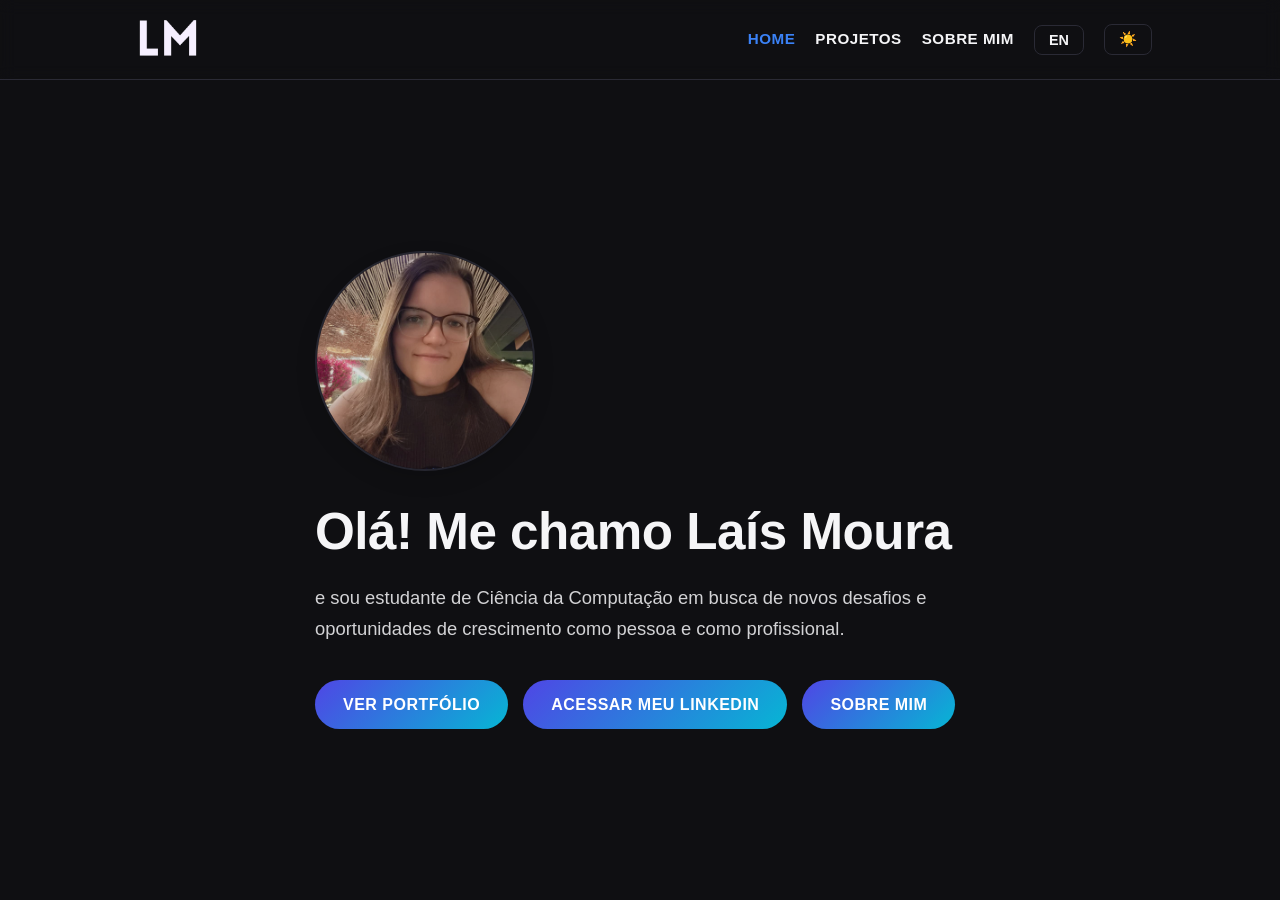
<file: index.html>
<!DOCTYPE html>
<html lang="pt-BR">
<head>
    <meta charset="UTF-8">
    <meta name="viewport" content="width=device-width, initial-scale=1.0">
    <title>Laís Moura - Portfolio</title>
    <link rel="stylesheet" href="style.css">
    <link rel="icon" href="imagens/logo3.png" type="image/png">
</head>
<body class="dark-theme">

    <header>
        <a href="index.html" class="logo">
             <img src="imagens/logo3.png" alt="Logo">
        </a>
        <nav>
            <a href="index.html" class="active" data-pt="Home" data-en="Home">Home</a>
            <a href="projetos.html" data-pt="Projetos" data-en="Projects">Projetos</a>
            <a href="sobre.html" data-pt="Sobre Mim" data-en="About Me">Sobre Mim</a>
            <button id="lang-toggle" class="lang-btn">EN</button>
            <button id="theme-toggle" class="theme-btn">☀️</button>
        </nav>
    </header>

    <section class="hero">
        <div class="hero-content">
                <div class="pic">
                <img src="imagens/minha-foto2.png" alt="Laís Araújo Moura" class="profile-img">
                </div>
            <h1>
                <span data-pt="Olá! Me chamo " data-en="Hi there! I am "></span>
                <span id="typing-effect"></span></h1>
            <p data-pt=" e sou estudante de Ciência da Computação em busca de novos desafios e oportunidades de crescimento como pessoa e como profissional." data-en="and I'm a Computer Science student looking forward to new challenges and opportunities to make me grow as a person and as a professional.">Estudante de Ciência da Computação.</p>
            
            <div class="cta-buttons">
                <a href="projetos.html" class="btn-rounded" data-pt="Ver Portfólio" data-en="View Portfolio">Ver Portfólio</a>
                <a href="https://linkedin.com/in/lais-moura" target="_blank" class="btn-rounded">acessar meu LinkedIn</a>
                <a href="sobre.html" class="btn-rounded" data-pt="Sobre mim" data-en="About me">Sobre mim</a>
            </div>
        </div>
    </section>

    <script src="script.js"></script>
</body>
</html>
</file>
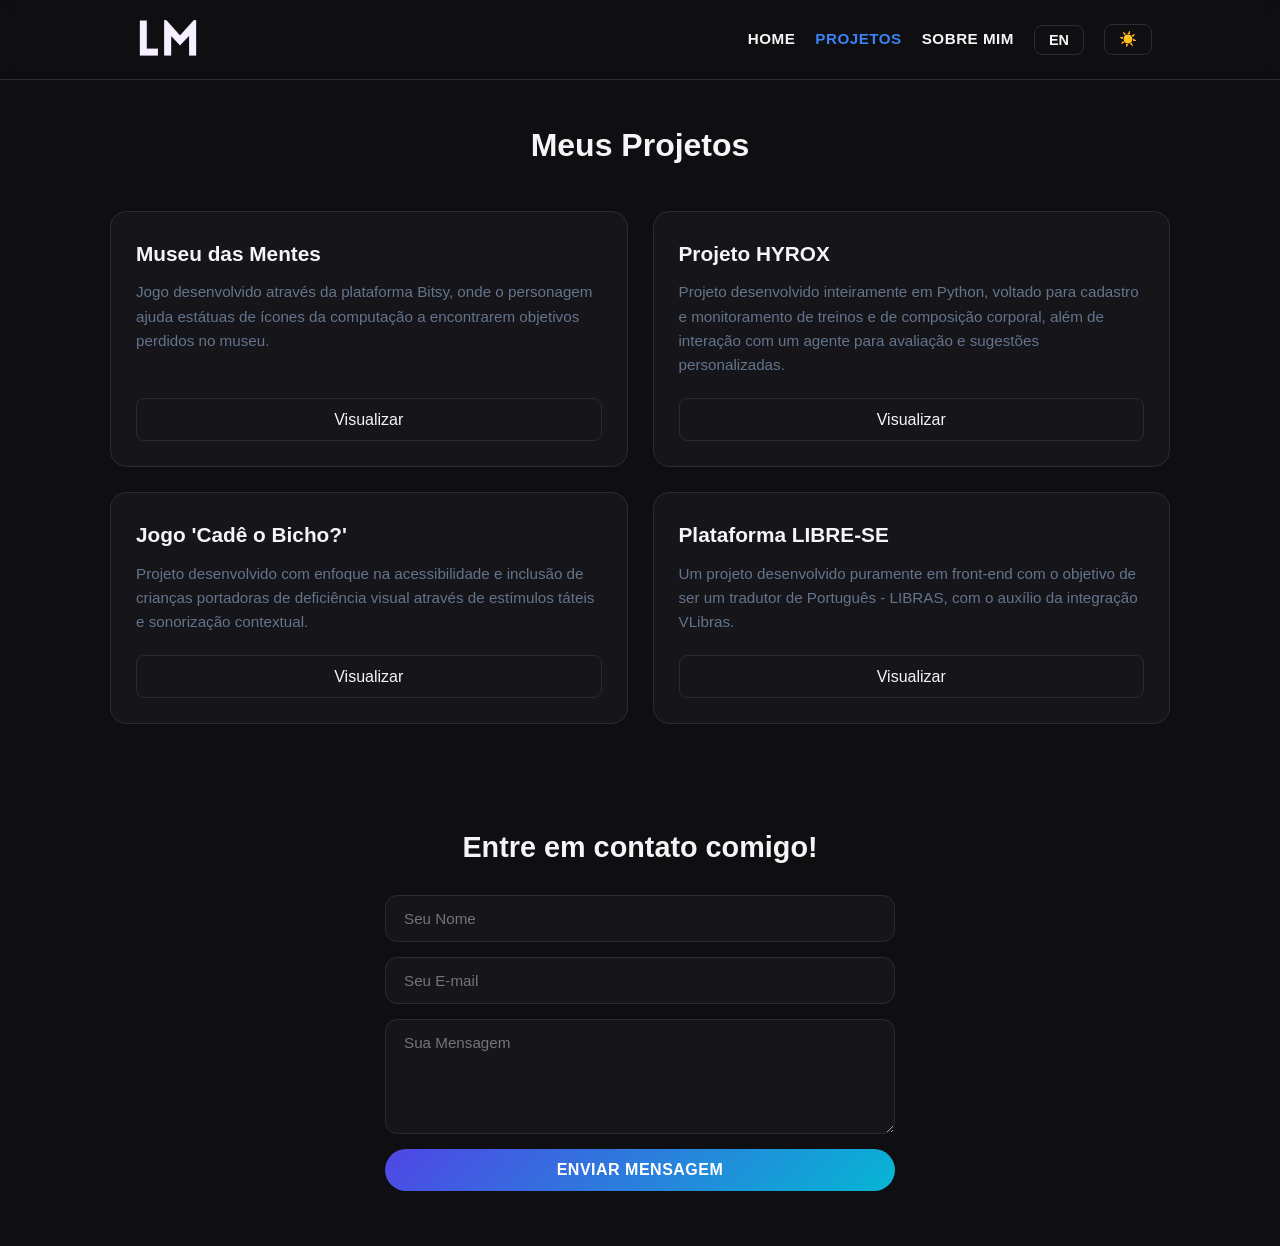
<file: projetos.html>
<!DOCTYPE html>
<html lang="pt-BR">
<head>
    <meta charset="UTF-8">
    <meta name="viewport" content="width=device-width, initial-scale=1.0">
    <title>Laís Moura - Portfolio</title>
    <link rel="stylesheet" href="style.css">
    <link rel="icon" href="imagens/logo3.png" type="image/png">
</head>
<body class="dark-theme">

    <header>
        <a href="index.html" class="logo">
             <img src="imagens/logo3.png" alt="Logo">
        </a>
        <nav>
            <a href="index.html" data-pt="Home" data-en="Home">Home</a>
            <a href="projetos.html" class="active" data-pt="Projetos" data-en="Projects">Projetos</a>
            <a href="sobre.html" data-pt="Sobre Mim" data-en="About Me">Sobre Mim</a>
            <button id="lang-toggle" class="lang-btn">EN</button>
            <button id="theme-toggle" class="theme-btn">☀️</button>
        </nav>
    </header>

    <section class="projects">
        <h2 data-pt="Meus Projetos" data-en="My Projects">Meus Projetos</h2>
        <div class="projects-grid">
            
            <div class="project-card">
                <div>
                    <h3 data-pt="Museu das Mentes" data-en="Mind Museum">Museu das Mentes</h3>
                    <p data-pt="Jogo desenvolvido através da plataforma Bitsy, onde o personagem ajuda estátuas de ícones da computação a encontrarem objetivos perdidos no museu." data-en="A game developed using the Bitsy platform, where the character helps statues of computing icons find lost objects within the museum.">Jogo desenvolvido através da plataforma Bitsy, onde o personagem ajuda estátuas de ícones da computação a encontrarem objetivos perdidos no museu.</p>
                </div>
                <a href="https://laismoura.itch.io/museu-das-mentes" target="_blank" class="btn-project" style="text-align: center; text-decoration: none;" data-pt="Visualizar" data-en="View Project">Visualizar</a>
            </div>

            <div class="project-card">
                <div>
                    <h3 data-pt="Projeto HYROX" data-en="HYROX Project">Projeto HYROX</h3>
                    <p data-pt="Projeto desenvolvido inteiramente em Python, voltado para cadastro e monitoramento de treinos e de composição corporal, além de interação com um agente para avaliação e sugestões personalizadas." data-en="A project developed entirely in Python, designed for registering and tracking workouts and body composition, including interaction with an agent for tailored feedback.">Projeto desenvolvido inteiramente em Python, voltado para cadastro e monitoramento de treinos e de composição corporal, além de interação com um agente para avaliação e sugestões personalizadas.</p>
                </div>
                <a href="https://github.com/laisaraujom/projeto-hyrox" target="_blank" class="btn-project" style="text-align: center; text-decoration: none;" data-pt="Visualizar" data-en="View Project">Visualizar</a>
            </div>

            <div class="project-card">
                <div>
                    <h3 data-pt="Jogo 'Cadê o Bicho?'" data-en="'Where is the Animal?' Game">Jogo 'Cadê o Bicho?'</h3>
                    <p data-pt="Projeto desenvolvido com enfoque na acessibilidade e inclusão de crianças portadoras de deficiência visual através de estímulos táteis e sonorização contextual." data-en="A project focused on accessibility and inclusion for visually impaired children using tactile stimuli and contextual audio tracking.">Projeto desenvolvido com enfoque na acessibilidade e inclusão de crianças portadoras de deficiência visual através de estímulos táteis e sonorização contextual.</p>
                </div>
                <a href="https://github.com/laisaraujom/CadeOBicho" target="_blank" class="btn-project" style="text-align: center; text-decoration: none;" data-pt="Visualizar" data-en="View Project">Visualizar</a>
            </div>

            <div class="project-card">
                <div>
                    <h3 data-pt="Plataforma LIBRE-SE" data-en="LIBRE-SE Platform">Plataforma LIBRE-SE</h3>
                    <p data-pt="Um projeto desenvolvido puramente em front-end com o objetivo de ser um tradutor de Português - LIBRAS, com o auxílio da integração VLibras." data-en="A pure front-end project aimed at translating Portuguese to LIBRAS (Brazilian Sign Language), utilizing the official VLibras widget integration.">Um projeto desenvolvido puramente em front-end com o objetivo de ser um tradutor de Português - LIBRAS, com o auxílio da integração VLibras.</p>
                </div>
                <a href="https://github.com/anaritamoura/ProjetoLibreSe" target="_blank" class="btn-project" style="text-align: center; text-decoration: none;" data-pt="Visualizar" data-en="View Project">Visualizar</a>
            </div>            
        </div>
    </section>

    <section class="contact">
        <h2 data-pt="Entre em contato comigo!" data-en="Feel free to get in touch!">Entre em Contato</h2>
        <form id="contact-form" action="https://formspree.io/f/xpqedrjg" method="POST">
            <input type="text" id="name" name="name" placeholder="Seu Nome" data-pt="Seu Nome" data-en="Your Name" required>
            <input type="email" id="email" name="email" placeholder="Seu melhor e-mail" data-pt="Seu E-mail" data-en="Your best e-mail" required>
            <textarea id="message" name="message" placeholder="Sua Mensagem" rows="5" data-pt="Sua Mensagem" data-en="Your Message" required></textarea>
            <button type="submit" class="btn-rounded" data-pt="Enviar Mensagem" data-en="Send Message">Enviar Mensagem</button>
        </form>
        <div id="form-feedback"></div>
    </section>

    <script src="script.js"></script>
</body>
</html>
</file>
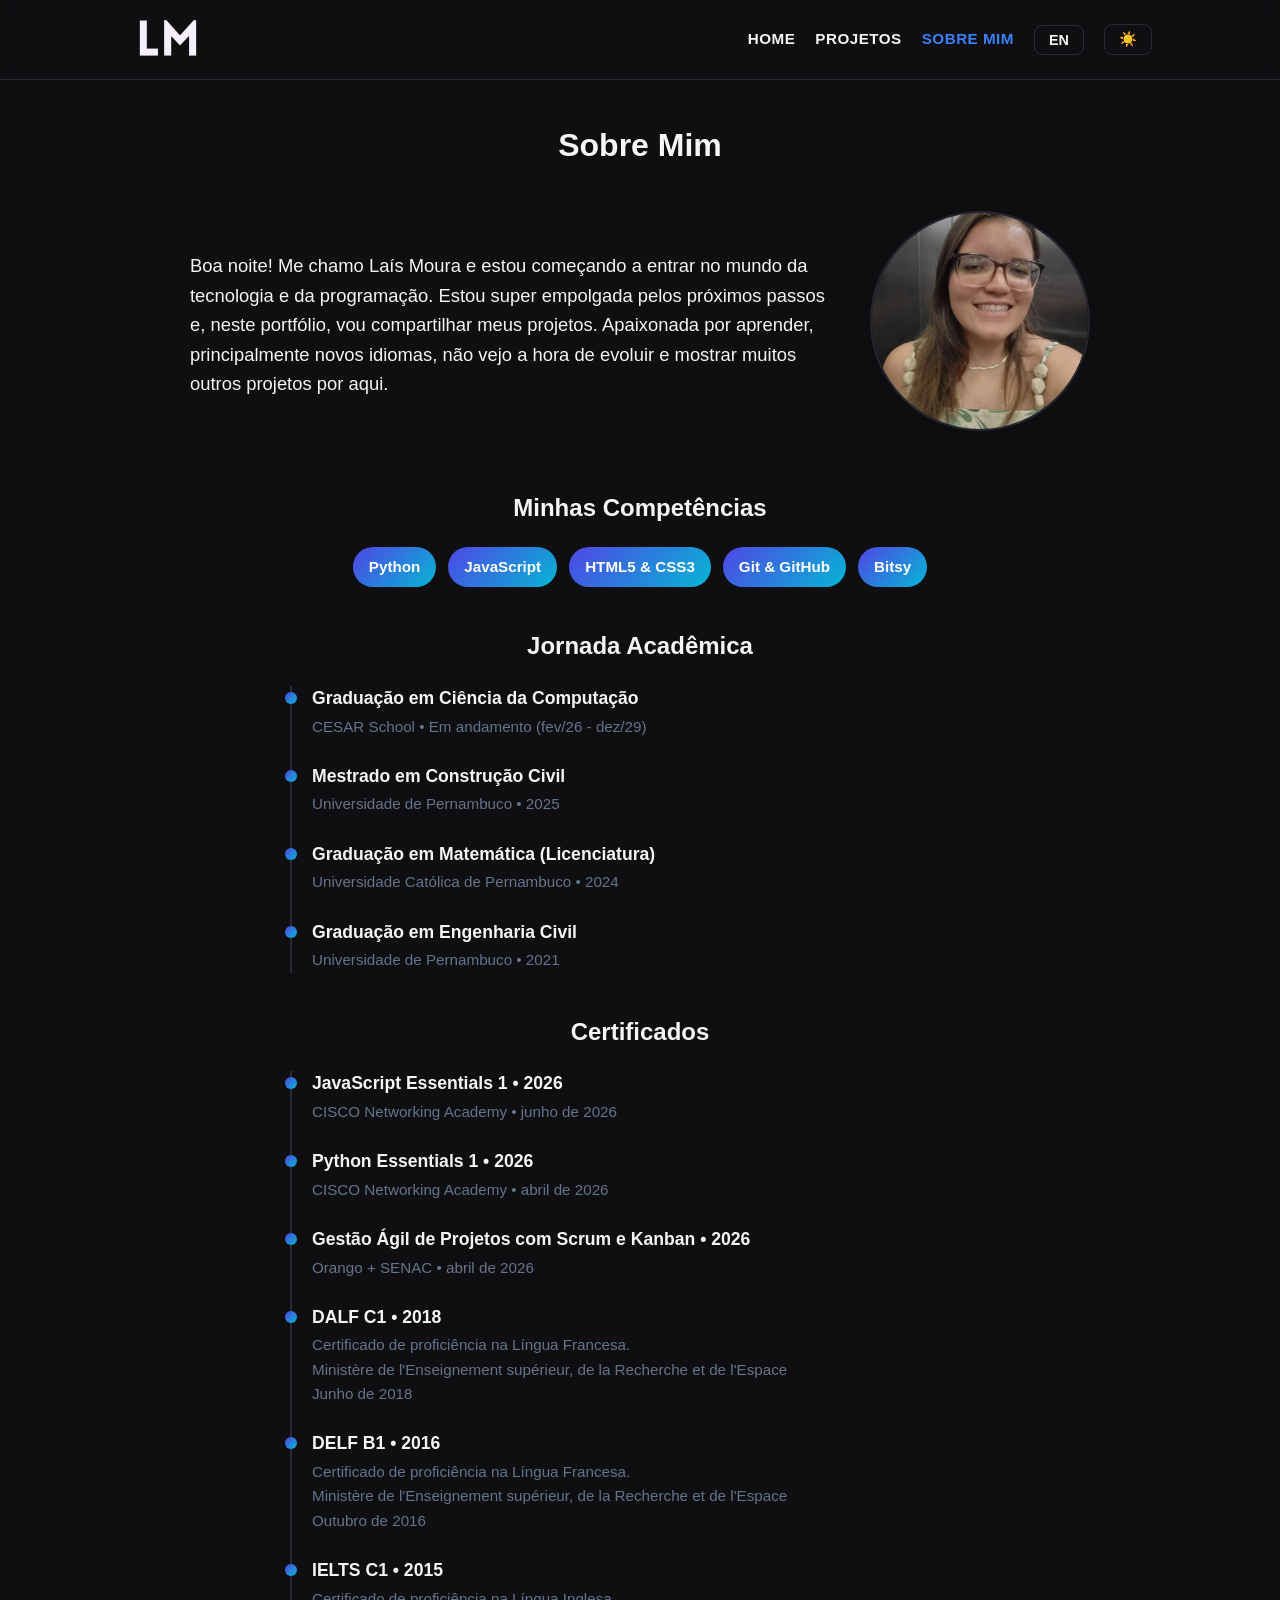
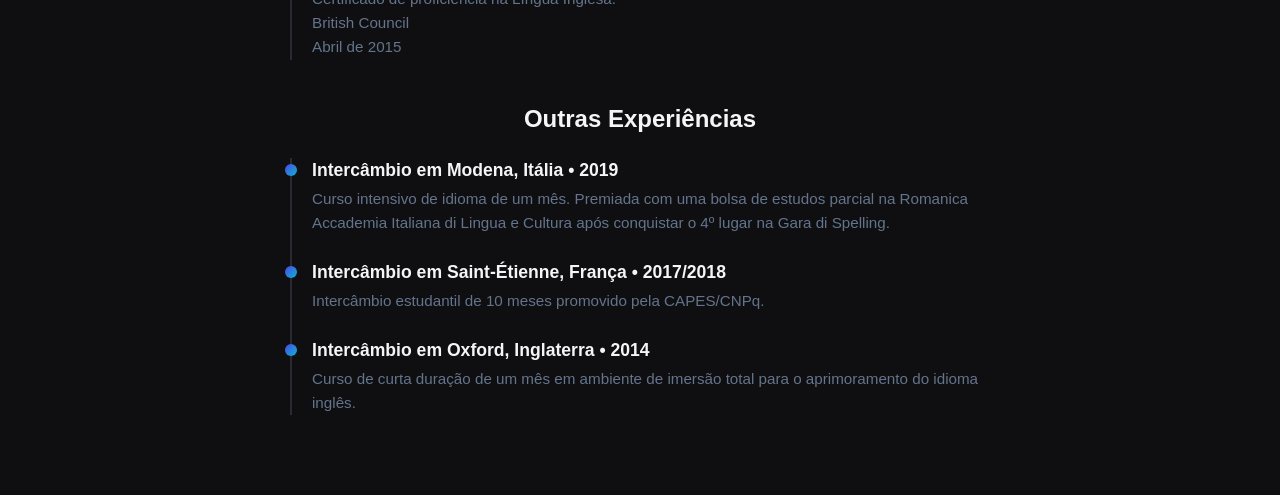
<file: sobre.html>
<!DOCTYPE html>
<html lang="pt-BR">
<head>
    <meta charset="UTF-8">
    <meta name="viewport" content="width=device-width, initial-scale=1.0">
    <title>Laís Moura - Portfolio</title>
    <link rel="stylesheet" href="style.css">
    <link rel="icon" href="imagens/logo3.png" type="image/png">
</head>
<body class="dark-theme">

    <header>
        <a href="index.html" class="logo">
             <img src="imagens/logo3.png" alt="Logo">
        </a>
        <nav>
            <a href="index.html" data-pt="Home" data-en="Home">Home</a>
            <a href="projetos.html" data-pt="Projetos" data-en="Projects">Projetos</a>
            <a href="sobre.html" class="active" data-pt="Sobre Mim" data-en="About Me">Sobre Mim</a>
            <button id="lang-toggle" class="lang-btn">EN</button>
            <button id="theme-toggle" class="theme-btn">☀️</button>
        </nav>
    </header>

    <section class="about-section">
        <h2 data-pt="Sobre Mim" data-en="About Me">Sobre Mim</h2>
        <div class="about-container">
            <div class="about-text">
                <p><span id="saudacao">Olá!</span> <span data-pt="Me chamo Laís Moura e estou começando a entrar no mundo da tecnologia e da programação. Estou super empolgada pelos próximos passos e, neste portfólio, vou compartilhar meus projetos. Apaixonada por aprender, principalmente novos idiomas, não vejo a hora de evoluir e mostrar muitos outros projetos por aqui." data-en="My name is Laís Moura and I am at the beginning of my journey in technology and programming. In this portfolio I'll be sharing my projects. I'm passionate about learning, especially new languages, and I can't wait to grow my knowledge and show many other future projects here."></span></p>
            </div>
            
            <div class="about-photo">
                <img src="imagens/minha-foto.png" alt="Laís Araújo Moura" class="profile-img">
            </div>
        </div>

        <h3 class="sub-title" data-pt="Minhas Competências" data-en="My Skills">Minhas Competências</h3>
        <div class="skills-grid">
            <div class="skill-tag">Python</div>
            <div class="skill-tag">JavaScript</div>
            <div class="skill-tag">HTML5 & CSS3</div>
            <div class="skill-tag">Git & GitHub</div>
            <div class="skill-tag">Bitsy</div>
        </div>

        <h3 class="sub-title" data-pt="Jornada Acadêmica" data-en="Academic Journey"></h3>
        <div class="timeline">
            <div class="timeline-item">
                <h4 data-pt="Graduação em Ciência da Computação" data-en="B.S. in Computer Science"></h4>
                <p data-pt="CESAR School • Em andamento (fev/26 - dez/29)" data-en="CESAR School • In progress (Feb/26 - Dec/29)"></p>
            </div>
            <div class="timeline-item">
                <h4 data-pt="Mestrado em Construção Civil" data-en="M.S. in Civil Construction"></h4>
                <p data-pt="Universidade de Pernambuco • 2025" data-en="University of Pernambuco • 2025"></p>
            </div>
            <div class="timeline-item">
                <h4 data-pt="Graduação em Matemática (Licenciatura)" data-en="B.A. in Mathematics (Education)">Graduação em Matemática (Licenciatura)</h4>
                <p data-pt="Universidade Católica de Pernambuco • 2024" data-en="Catholic University of Pernambuco • 2024"></p>
            </div>
            <div class="timeline-item">
                <h4 data-pt="Graduação em Engenharia Civil" data-en="B.S. in Civil Engineering">Graduação em Engenharia Civil</h4>
                <p data-pt="Universidade de Pernambuco • 2021" data-en="University of Pernambuco • 2021"></p>
            </div>
        </div>

        <h3 class="sub-title" data-pt="Certificados" data-en="Certificates"></h3>
        <div class="custom-history">
            <div class="history-item">
                <h4 data-pt="JavaScript Essentials 1 • 2026" data-en="JavaScript Essentials 1 • 2026"></h4>
                <p data-pt="CISCO Networking Academy • junho de 2026" data-en="CISCO Networking Academy • June 2026"></p>
            </div>
            <div class="history-item">
                <h4 data-pt="Python Essentials 1 • 2026" data-en="Python Essentials 1 • 2026"></h4>
                <p data-pt="CISCO Networking Academy • abril de 2026" data-en="CISCO Networking Academy • April 2026"></p>
            </div>
            <div class="history-item">
                <h4 data-pt="Gestão Ágil de Projetos com Scrum e Kanban • 2026" data-en="Agile Project Management • 2026"></h4>
                <p data-pt="Orango + SENAC • abril de 2026" data-en="Orango + SENAC • April 2026"></p>
            </div>
            <div class="history-item">
                <h4 data-pt="DALF C1 • 2018" data-en="DALF C1 • 2018"></h4>
                <p data-pt="Certificado de proficiência na Língua Francesa.<br>
                    Ministère de l'Enseignement supérieur, de la Recherche et de l'Espace<br> Junho de 2018" data-en="French language proficiency test <br> Ministère de l'Enseignement supérieur, de la Recherche et de l'Espace<br> June 2018"></p>
            </div>
            <div class="history-item">
                <h4 data-pt="DELF B1 • 2016" data-en="DELF B1 • 2016"></h4>
                <p data-pt="Certificado de proficiência na Língua Francesa.<br> Ministère de l'Enseignement supérieur, de la Recherche et de l'Espace <br> Outubro de 2016" data-en="French language proficiency test<br> Ministère de l'Enseignement supérieur, de la Recherche et de l'Espace <br> October 2016"></p>
            </div>
            <div class="history-item">
                <h4 data-pt="IELTS C1 • 2015" data-en="IELTS C1 • 2015"></h4>
                <p data-pt="Certificado de proficiência na Língua Inglesa. <br>British Council <br> Abril de 2015" data-en="International English Language Testing System<br> British Council <br> April 2015"></p>
            </div>
        </div>

        <h3 class="sub-title" data-pt="Outras Experiências" data-en="Other Experiences"></h3>
        <div class="custom-history">
            <div class="history-item">
                <h4 data-pt="Intercâmbio em Modena, Itália • 2019" data-en="Exchange Program in Modena, Italy • 2019"></h4>
                <p data-pt="Curso intensivo de idioma de um mês. Premiada com uma bolsa de estudos parcial na Romanica Accademia Italiana di Lingua e Cultura após conquistar o 4º lugar na Gara di Spelling." data-en="One-month intensive language course. Awarded a partial scholarship at Romanica Accademia Italiana di Lingua e Cultura after winning 4th place in the Gara di Spelling."></p>
            </div>
            <div class="history-item">
                <h4 data-pt="Intercâmbio em Saint-Étienne, França • 2017/2018" data-en="Exchange Program in Saint-Étienne, France • 2017/2018"></h4>
                <p data-pt="Intercâmbio estudantil de 10 meses promovido pela CAPES/CNPq." data-en="10-month student exchange program sponsored by CAPES/CNPq."></p>
            </div>
            <div class="history-item">
                <h4 data-pt="Intercâmbio em Oxford, Inglaterra • 2014" data-en="Exchange Program in Oxford, England • 2014"></h4>
                <p data-pt="Curso de curta duração de um mês em ambiente de imersão total para o aprimoramento do idioma inglês." data-en="One-month short-term course in a full immersion environment for improving English language skills."></p>
            </div>
        </div>

    </section>

    <script src="script.js"></script>
</body>
</html>
</file>
<file: style.css>
/* Importação da família Nexa (Bold e Light) otimizada para Web */
@import url('https://fonts.cdnfonts.com/css/nexa-bold');

/* ==========================================================================
   1. VARIÁVEIS DE AMBIENTE E TEMAS (Dark/Light)
   ========================================================================== */
:root {
    /* Tema Escuro (Padrão) */
    --bg-color: #0f0f12;
    --text-color: #f5f5f7;
    --card-bg: #16161a;
    --card-border: #2a2a35;
    --accent-gradient: linear-gradient(135deg, #4f46e5, #06b6d4);
    --timeline-line: #2a2a35;
}

body.light-theme {
    /* Tema Claro */
    --bg-color: #f8fafc;
    --text-color: #0f172a;
    --card-bg: #ffffff;
    --card-border: #e2e8f0;
    --accent-gradient: linear-gradient(135deg, #3b82f6, #2563eb);
    --timeline-line: #cbd5e1;
}

/* Reset Básico */
*, *::before, *::after {
    margin: 0;
    padding: 0;
    box-sizing: border-box;
}

html {
    overflow-y: scroll;
}

body {
    font-family: 'Nexa Light', 'Segoe UI', sans-serif;
    background-color: var(--bg-color);
    color: var(--text-color);
    line-height: 1.6;
    transition: background-color 0.3s ease, color 0.3s ease;
    min-height: 100vh;
    display: flex;
    flex-direction: column;
}

/* Aplicando a Nexa Bold em Títulos e Botões */
h1, h2, h3, h4, nav a, .lang-btn, .theme-btn, .btn-rounded, .skill-tag {
    font-family: 'Nexa Bold', 'Segoe UI', sans-serif;
    font-weight: 700;
}

/* ==========================================================================
   2. CABEÇALHO E NAVEGAÇÃO (Header & Nav)
   ========================================================================== */
header {
    display: flex;
    box-sizing: border-box;
    height: 80px;
    justify-content: space-between;
    align-items: center;
    padding: 20px 10%;
    background-color: rgba(22, 22, 26, 0.05);
    backdrop-filter: blur(8px);
    position: sticky;
    top: 0;
    z-index: 1000;
    border-bottom: 1px solid var(--card-border);
}

.logo {
    display: flex;
    align-items: center;
}

.logo img {
    width: 80px;
    height: auto;
    display: block;
}

nav {
    display: flex;
    align-items: center;
    gap: 20px;
}

nav a {
    color: var(--text-color);
    text-decoration: none;
    font-size: 0.95rem;
    text-transform: uppercase;
    letter-spacing: 0.5px;
    transition: color 0.2s ease;
}

nav a:hover, nav a.active {
    color: #3b82f6;
}

/* Botões de Ação do Menu */
.theme-btn, .lang-btn {
    background: transparent;
    color: var(--text-color);
    border: 1px solid var(--card-border);
    padding: 6px 14px;
    border-radius: 8px;
    cursor: pointer;
    font-size: 0.9rem;
    transition: all 0.3s ease;
}

.theme-btn:hover, .lang-btn:hover {
    background: var(--accent-gradient);
    color: #ffffff;
    border-color: transparent;
}

/* ==========================================================================
   3. PÁGINA INICIAL (Hero Section)
   ========================================================================== */
.hero {
    flex: 1;
    display: flex;
    align-items: center;
    justify-content: center;
    padding: 60px 20px;
    max-width: 1100px;
    margin: 0px auto;
}

.hero-content {
    flex: 1;
    text-align: left;
    max-width: 650px;
}

.hero-content h1 {
    font-size: 3.2rem;
    line-height: 1.15;
    margin-bottom: 20px;
    letter-spacing: -0.5px;
}

.pic{
    margin-bottom: 25px
}

.hero-content p {
    font-size: 1.15rem;
    color: var(--text-color);
    opacity: 0.85;
    line-height: 1.7;
    margin-bottom: 35px; /* Espaço entre a descrição e os botões */
    font-family: 'Nexa Light', sans-serif;
}

.cta-buttons {
    display: flex;
    gap: 15px;
    justify-content: flex-start;
    flex-wrap: wrap;
}

.btn-rounded {
    display: inline-block;
    padding: 12px 28px;
    border-radius: 30px;
    background: var(--accent-gradient);
    color: #ffffff;
    text-decoration: none;
    font-size: 1rem;
    text-transform: uppercase;
    letter-spacing: 0.5px;
    border: none;
    cursor: pointer;
    transition: transform 0.2s ease, box-shadow 0.2s ease;
}

.btn-rounded:hover {
    transform: translateY(-2px);
    box-shadow: 0 4px 12px rgba(59, 130, 246, 0.3);
}



/* ==========================================================================
   4. PÁGINA SOBRE MIM (About Section)
   ========================================================================== */
.about-section {
    max-width: 1000px;
    margin: 40px auto;
    padding: 0 20px;
}

.about-section h2 {
    text-align: center;
    font-size: 2rem;
    margin-bottom: 40px;
}

.about-container {
    display: flex;
    align-items: center;
    justify-content: space-between;
    gap: 40px;
    max-width: 900px;
    margin: 0 auto 50px auto;
}

.about-text {
    flex: 1;
    text-align: left;
    font-size: 1.15rem;
    line-height: 1.6;
}

.about-photo {
    flex-shrink: 0px;
}

.profile-img {
    width: 220px;
    height: 220px;
    object-fit: cover;
    border-radius: 50%;
    border: 2px solid var(--card-border);
    box-shadow: 0 8px 24px rgba(0, 0, 0, 0.15);
    opacity: 0.85;
    transition: transform 0.3s ease, opacity 0.3s ease;
}

.profile-img:hover {
    transform: scale(1.05);
    opacity: 1; 
}

.sub-title {
    font-size: 1.5rem;
    margin: 40px 0 20px 0;
    text-align: center;
}

/* Grid de Skills */
.skills-grid {
    display: flex;
    gap: 12px;
    justify-content: center;
    flex-wrap: wrap;
    margin-bottom: 40px;
}

.skill-tag {
    background: var(--accent-gradient);
    border: none;
    padding: 8px 16px;
    border-radius: 30px;
    font-size: 0.95rem;
    color: #ffffff;
    transition: transform 0.2s ease, box-shadow 0.2s ease;
}

.skill-tag:hover {
    transform: translateY(-2px);
    box-shadow: 0 4px 12px rgba(59, 130, 246, 0.3);
}

/* --- TÓPICO 1: JORNADA ACADÊMICA (Timeline Linha) --- */
.timeline {
    position: relative;
    max-width: 700px;
    margin: 0 auto 40px auto;
    padding-left: 20px;
    border-left: 2px solid var(--timeline-line);
}

.timeline-item {
    position: relative;
    margin-bottom: 25px;
    text-align: left;
}

.timeline-item::before {
    content: "";
    position: absolute;
    left: -27px;
    top: 6px;
    width: 12px;
    height: 12px;
    border-radius: 50%;
    background: var(--accent-gradient);
}

.timeline-item h4 {
    font-size: 1.1rem;
    line-height: 1.4;
    margin-bottom: 4px;
}

.timeline-item p {
    font-size: 0.95rem;
    color: #64748b;
}

/* --- TÓPICOS 2 E 3: CERTIFICADOS E OUTRAS EXPERIÊNCIAS --- */
.custom-history {
    position: relative;
    max-width: 700px;
    margin: 0 auto 40px auto;
    padding-left: 20px;
    border-left: 2px solid var(--timeline-line);
}

.history-item {
    position: relative;
    margin-bottom: 25px;
    text-align: left;
}

.history-item::before {
    content: "";
    position: absolute;
    left: -27px;
    top: 6px;
    width: 12px;
    height: 12px;
    border-radius: 50%;
    background: var(--accent-gradient);
}

.history-item h4 {
    font-size: 1.1rem;
    line-height: 1.4;
    margin-bottom: 4px;
}

.history-item p {
    font-size: 0.95rem;
    color: #64748b;
}

/* ==========================================================================
   5. PÁGINA DE PROJETOS & FORMULÁRIO DE CONTATO
   ========================================================================== */
.projects {
    max-width: 1100px;
    margin: 40px auto;
    padding: 0 20px;
}

.projects h2 {
    text-align: center;
    font-size: 2rem;
    margin-bottom: 40px;
}

/* MODIFICADO: Força explicitamente a estrutura de 2 colunas simétricas (Grade 2x2) */
.projects-grid {
    display: grid;
    grid-template-columns: repeat(2, 1fr);
    gap: 25px;
}

.project-card {
    background-color: var(--card-bg);
    border: 1px solid var(--card-border);
    padding: 25px;
    border-radius: 16px;
    display: flex;
    flex-direction: column;
    justify-content: space-between;
    min-height: 220px;
    transition: transform 0.2s ease;
}

.project-card:hover {
    transform: translateY(-4px);
}

.project-card h3 {
    font-size: 1.3rem;
    margin-bottom: 10px;
}

.project-card p {
    font-size: 0.95rem;
    color: #64748b;
    margin-bottom: 20px;
}

.btn-project {
    display: block;
    padding: 8px 16px;
    border: 1px solid var(--card-border);
    border-radius: 8px;
    color: var(--text-color);
    font-weight: 500;
    transition: background 0.2s ease;
    text-decoration: none;
    text-align: center;
}

.btn-project:hover {
    background: var(--accent-gradient);
    color: #ffffff;
    border-color: transparent;
    transform: translateY(-2px);
    box-shadow: 0 4px 12px rgba(59, 130, 246, 0.3);
}

/* Seção de Contato */
/* ==========================================================================
   Seção de Contato - Ajustada e Centralizada
   ========================================================================== */
/* ==========================================================================
   Seção de Contato - Idêntica e Estável em Qualquer Idioma
   ========================================================================== */
.contact {
    width: 100%;             /* Garante que o container base respeite o fluxo */
    max-width: 550px;        /* Define o limite ideal para não esticar na tela */
    min-width: 320px;        /* Impede que o formulário encolha demais e fique estreito */
    margin: 60px auto 40px auto; /* Centraliza perfeitamente na página */
    padding: 0 20px;
    text-align: center;
    box-sizing: border-box;
}

.contact h2 {
    font-size: 1.8rem;
    margin-bottom: 25px;
}

/* Força o formulário a ocupar 100% do espaço controlado pelo .contact */
#contact-form {
    display: flex;
    flex-direction: column;
    gap: 15px;
    width: 100%;
}

/* Campos de entrada idênticos para PT e EN */
#contact-form input, #contact-form textarea {
    width: 100%;
    padding: 14px 18px;
    border-radius: 12px;
    background-color: var(--card-bg);
    border: 1px solid var(--card-border);
    color: var(--text-color);
    font-size: 0.95rem;
    outline: none;
    transition: border-color 0.2s ease, box-shadow 0.2s ease;
    font-family: 'Nexa Light', sans-serif;
    text-align: left;
}

#contact-form input:focus, #contact-form textarea:focus {
    border-color: #3b82f6;
    box-shadow: 0 0 8px rgba(59, 130, 246, 0.2);
}

#form-feedback {
    margin-top: 15px;
    font-weight: 500;
    font-size: 0.95rem;
}
</file>
